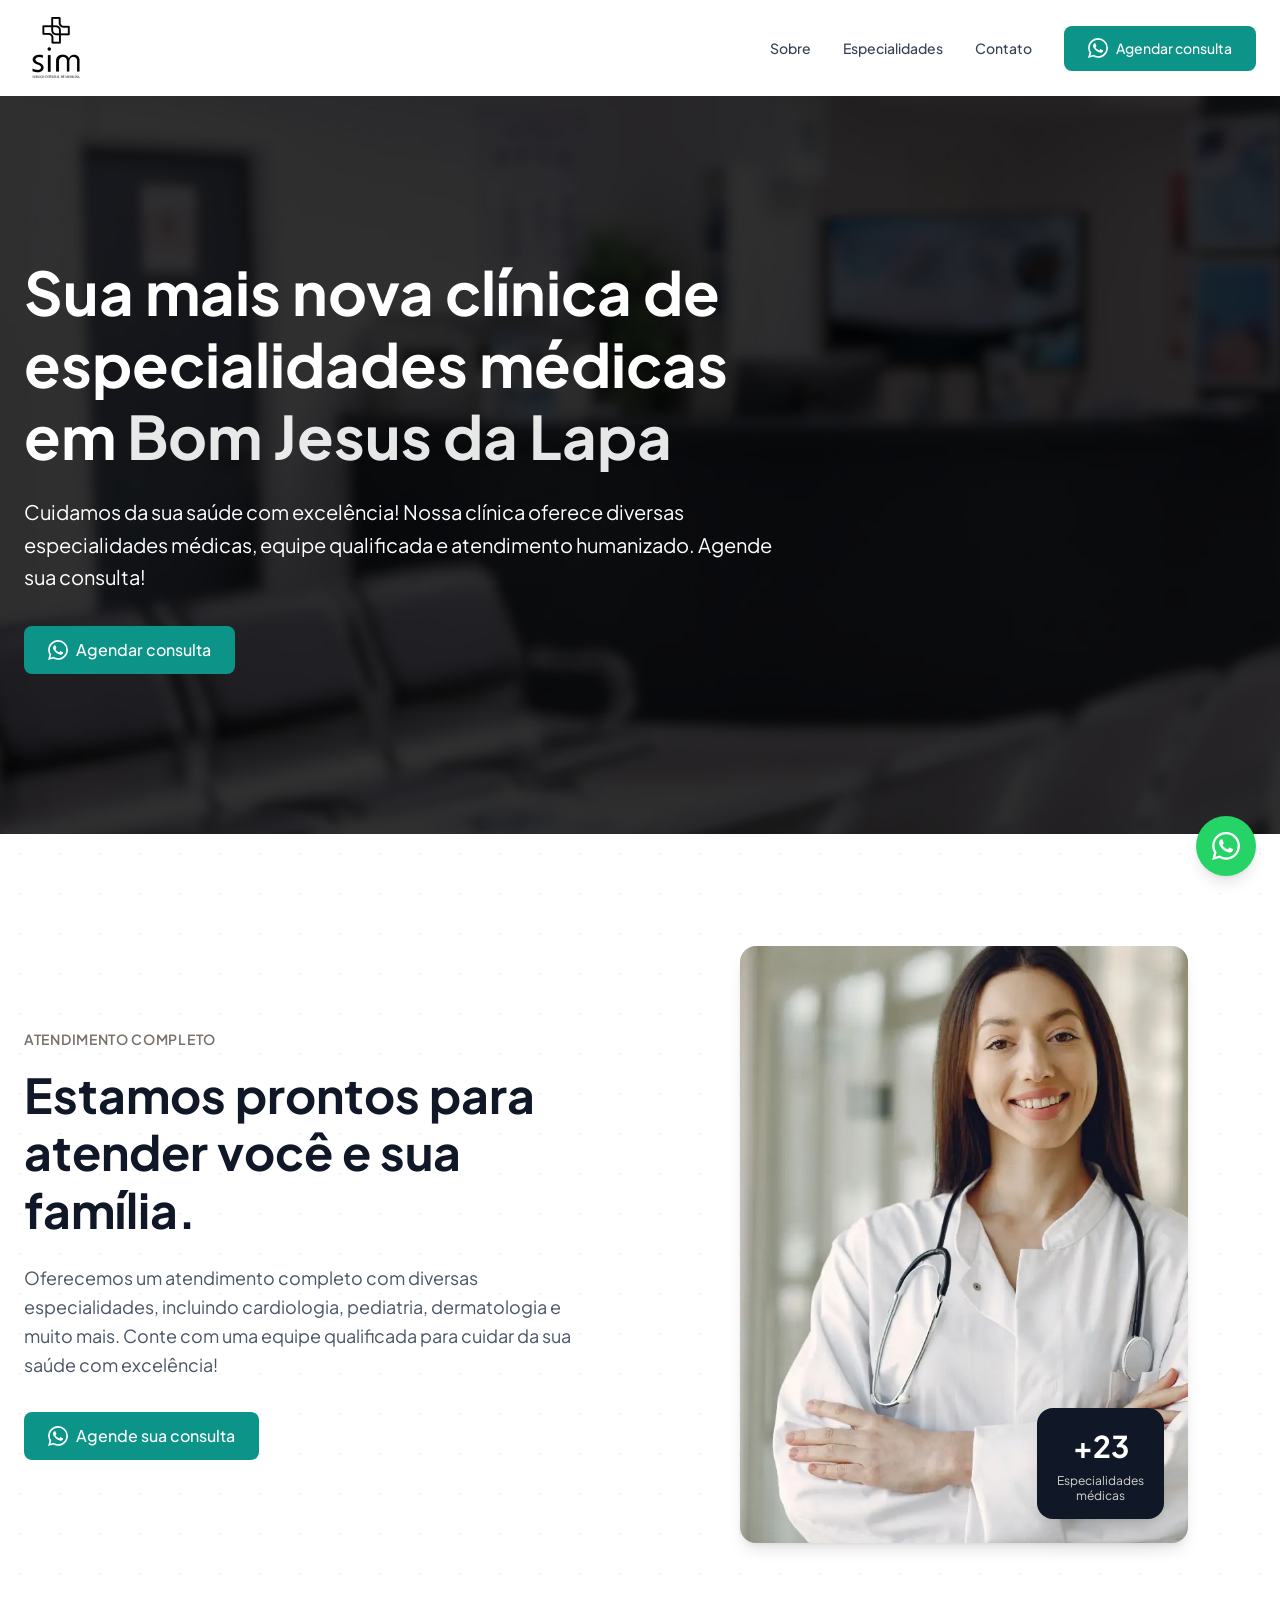
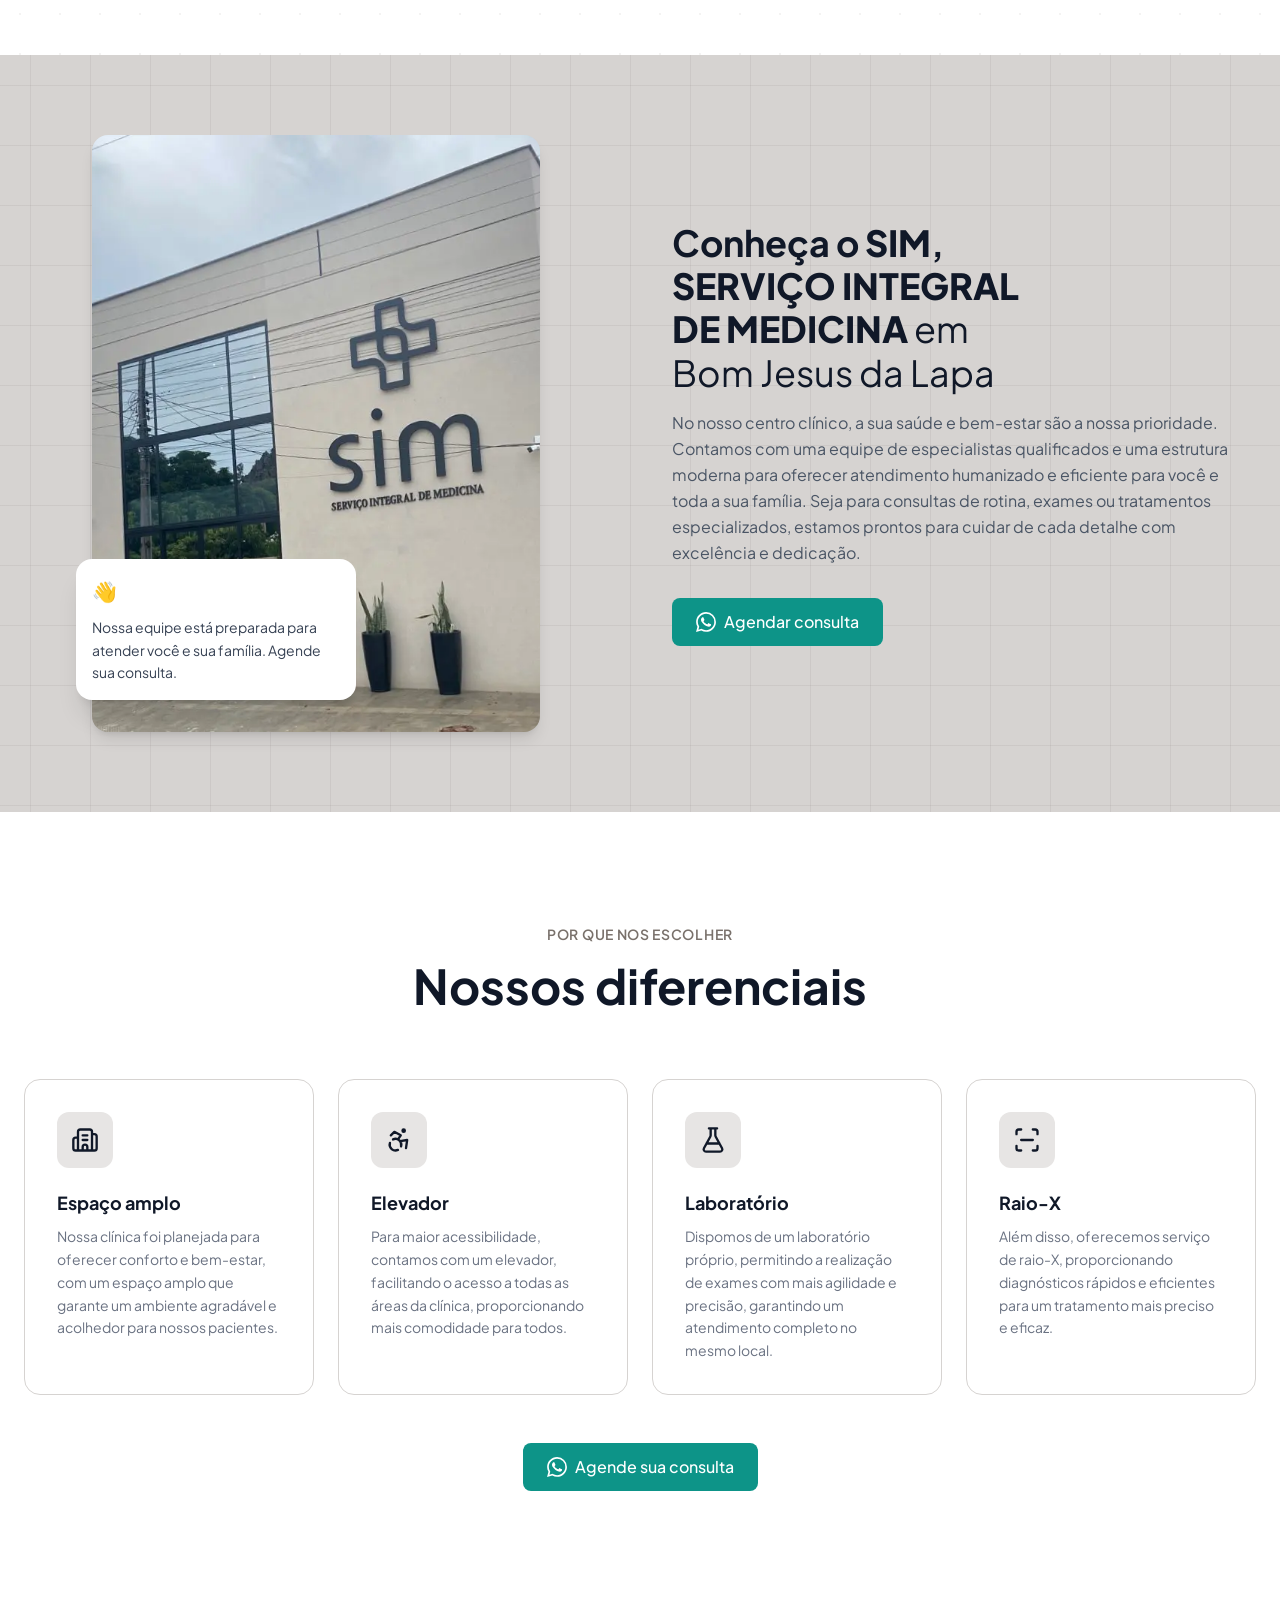
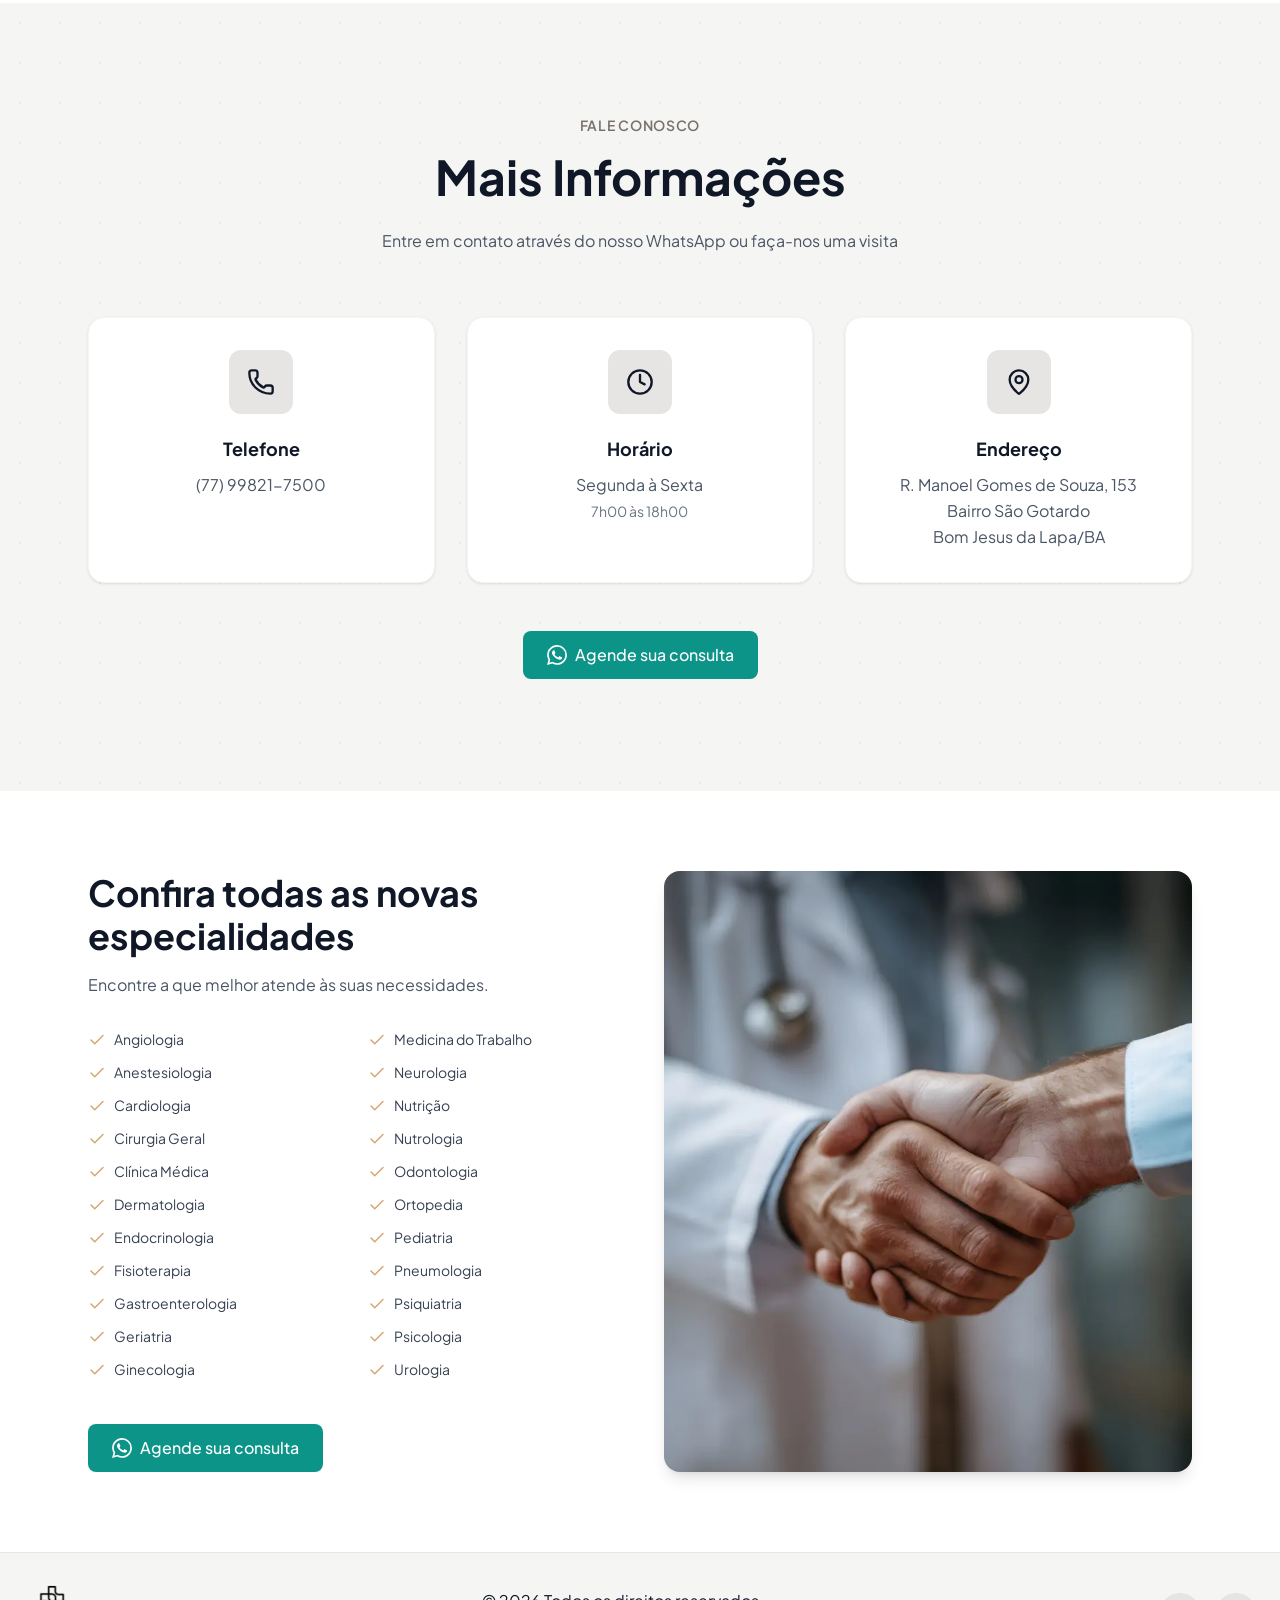
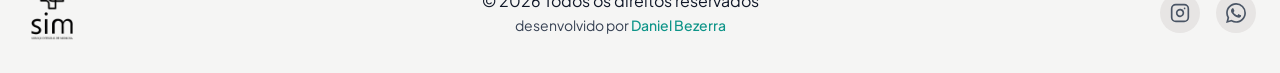
<file: index.html>
<!doctype html>
<html lang="pt-BR">
<head>

    <!-- Google Tag Manager -->
  <script>(function(w,d,s,l,i){w[l]=w[l]||[];w[l].push({'gtm.start':
  new Date().getTime(),event:'gtm.js'});var f=d.getElementsByTagName(s)[0],
  j=d.createElement(s),dl=l!='dataLayer'?'&l='+l:'';j.async=true;j.src=
  'https://www.googletagmanager.com/gtm.js?id='+i+dl;f.parentNode.insertBefore(j,f);
  })(window,document,'script','dataLayer','GTM-MDM526J3');</script>
  <!-- End Google Tag Manager -->


  <meta charset="utf-8">
  <meta name="viewport" content="width=device-width, initial-scale=1">
  <title>Clínica SIM | Especialidades Médicas em Bom Jesus da Lapa</title>
  <meta name="description" content="Clínica de especialidades médicas em Bom Jesus da Lapa/BA: cardiologia, pediatria, dermatologia e mais 20 áreas, com laboratório e raio-X. Agende pelo WhatsApp.">
  <meta name="theme-color" content="#0d9488">
  <link rel="canonical" href="https://simbjl.com.br/">

  <!-- Compartilhamento (WhatsApp, Facebook, X etc.) -->
  <meta property="og:type" content="website">
  <meta property="og:locale" content="pt_BR">
  <meta property="og:site_name" content="Clínica SIM">
  <meta property="og:title" content="Clínica SIM | Especialidades Médicas em Bom Jesus da Lapa - BA">
  <meta property="og:description" content="Mais de 20 especialidades, laboratório e raio-X no mesmo lugar. Agende sua consulta pelo WhatsApp.">
  <meta property="og:url" content="https://simbjl.com.br/">
  <meta property="og:image" content="https://simbjl.com.br/assets/img/og-image.jpg">
  <meta property="og:image:width" content="1200">
  <meta property="og:image:height" content="630">
  <meta property="og:image:alt" content="Fachada da Clínica SIM em Bom Jesus da Lapa">
  <meta name="twitter:card" content="summary_large_image">

  <link rel="icon" type="image/png" href="/assets/img/favicon.png">
  <link rel="apple-touch-icon" href="/assets/img/apple-touch-icon.png">

  <link rel="preconnect" href="https://fonts.googleapis.com">
  <link rel="preconnect" href="https://fonts.gstatic.com" crossorigin>
  <link rel="stylesheet" href="https://fonts.googleapis.com/css2?family=Plus+Jakarta+Sans:wght@400..800&display=swap">
  <link rel="preload" as="image" href="/assets/img/hero-mobile.webp" media="(max-width: 767px)">
  <link rel="preload" as="image" href="/assets/img/hero.webp" media="(min-width: 768px)">
  <link rel="stylesheet" href="/assets/css/style.css">
  <script>document.documentElement.classList.add("js")</script>
  <script src="/assets/js/main.js" defer></script>



  <script type="application/ld+json">
  {
    "@context": "https://schema.org",
    "@type": "MedicalClinic",
    "@id": "https://simbjl.com.br/#clinica",
    "name": "SIM - Serviço Integral de Medicina",
    "alternateName": "Clínica SIM",
    "description": "Clínica de especialidades médicas em Bom Jesus da Lapa/BA, com laboratório próprio e raio-X.",
    "url": "https://simbjl.com.br/",
    "logo": "https://simbjl.com.br/assets/img/apple-touch-icon.png",
    "image": "https://simbjl.com.br/assets/img/og-image.jpg",
    "telephone": "+55-77-99821-7500",
    "address": {
      "@type": "PostalAddress",
      "streetAddress": "R. Manoel Gomes de Souza, 153 - São Gotardo",
      "addressLocality": "Bom Jesus da Lapa",
      "addressRegion": "BA",
      "postalCode": "47600-000",
      "addressCountry": "BR"
    },
    "areaServed": {
      "@type": "City",
      "name": "Bom Jesus da Lapa"
    },
    "openingHoursSpecification": [
      {
        "@type": "OpeningHoursSpecification",
        "dayOfWeek": [
          "Monday",
          "Tuesday",
          "Wednesday",
          "Thursday",
          "Friday"
        ],
        "opens": "07:00",
        "closes": "18:00"
      }
    ],
    "availableService": [
      {
        "@type": "MedicalTest",
        "name": "Exames laboratoriais"
      },
      {
        "@type": "MedicalTest",
        "name": "Raio-X"
      }
    ],
    "knowsAbout": [
      "Angiologia",
      "Anestesiologia",
      "Cardiologia",
      "Cirurgia Geral",
      "Clínica Médica",
      "Dermatologia",
      "Endocrinologia",
      "Fisioterapia",
      "Gastroenterologia",
      "Geriatria",
      "Ginecologia",
      "Medicina do Trabalho",
      "Neurologia",
      "Nutrição",
      "Nutrologia",
      "Odontologia",
      "Ortopedia",
      "Pediatria",
      "Pneumologia",
      "Psiquiatria",
      "Psicologia",
      "Urologia"
    ],
    "sameAs": [
      "https://www.instagram.com/servicointegraldemedicina"
    ]
  }
  </script>
</head>
<body>
  <!-- Google Tag Manager (noscript) -->
  <noscript><iframe src="https://www.googletagmanager.com/ns.html?id=GTM-MDM526J3"
  height="0" width="0" style="display:none;visibility:hidden"></iframe></noscript>
  <!-- End Google Tag Manager (noscript) -->

  <!--
    Ícones usados na página (Lucide + WhatsApp).
    Para usar: <svg class="icon"><use href="#i-nome"/></svg>
  -->
  <svg xmlns="http://www.w3.org/2000/svg" hidden>
    <symbol id="i-whatsapp" viewBox="0 0 24 24"><path fill="currentColor" d="M17.472 14.382c-.297-.149-1.758-.867-2.03-.967-.273-.099-.471-.148-.67.15-.197.297-.767.966-.94 1.164-.173.199-.347.223-.644.075-.297-.15-1.255-.463-2.39-1.475-.883-.788-1.48-1.761-1.653-2.059-.173-.297-.018-.458.13-.606.134-.133.298-.347.446-.52.149-.174.198-.298.298-.497.099-.198.05-.371-.025-.52-.075-.149-.669-1.612-.916-2.207-.242-.579-.487-.5-.669-.51-.173-.008-.371-.01-.57-.01-.198 0-.52.074-.792.372-.272.297-1.04 1.016-1.04 2.479 0 1.462 1.065 2.875 1.213 3.074.149.198 2.096 3.2 5.077 4.487.709.306 1.262.489 1.694.625.712.227 1.36.195 1.871.118.571-.085 1.758-.719 2.006-1.413.248-.694.248-1.289.173-1.413-.074-.124-.272-.198-.57-.347m-5.421 7.403h-.004a9.87 9.87 0 01-5.031-1.378l-.361-.214-3.741.982.998-3.648-.235-.374a9.86 9.86 0 01-1.51-5.26c.001-5.45 4.436-9.884 9.888-9.884 2.64 0 5.122 1.03 6.988 2.898a9.825 9.825 0 012.893 6.994c-.003 5.45-4.437 9.884-9.885 9.884m8.413-18.297A11.815 11.815 0 0012.05 0C5.495 0 .16 5.335.157 11.892c0 2.096.547 4.142 1.588 5.945L.057 24l6.305-1.654a11.882 11.882 0 005.683 1.448h.005c6.554 0 11.89-5.335 11.893-11.893a11.821 11.821 0 00-3.48-8.413z"/></symbol>
    <symbol id="i-menu" viewBox="0 0 24 24" fill="none" stroke="currentColor" stroke-width="2" stroke-linecap="round" stroke-linejoin="round"><path d="M4 5h16M4 12h16M4 19h16"/></symbol>
    <symbol id="i-x" viewBox="0 0 24 24" fill="none" stroke="currentColor" stroke-width="2" stroke-linecap="round" stroke-linejoin="round"><path d="M18 6 6 18M6 6l12 12"/></symbol>
    <symbol id="i-building" viewBox="0 0 24 24" fill="none" stroke="currentColor" stroke-width="2" stroke-linecap="round" stroke-linejoin="round"><path d="M10 12h4M10 8h4M14 21v-3a2 2 0 0 0-4 0v3M6 10H4a2 2 0 0 0-2 2v7a2 2 0 0 0 2 2h16a2 2 0 0 0 2-2V9a2 2 0 0 0-2-2h-2M6 21V5a2 2 0 0 1 2-2h8a2 2 0 0 1 2 2v16"/></symbol>
    <symbol id="i-accessibility" viewBox="0 0 24 24" fill="none" stroke="currentColor" stroke-width="2" stroke-linecap="round" stroke-linejoin="round"><circle cx="16" cy="4" r="1"/><path d="m18 19 1-7-6 1M5 8l3-3 5.5 3-2.36 3.5M4.24 14.5a5 5 0 0 0 6.88 6M13.76 17.5a5 5 0 0 0-6.88-6"/></symbol>
    <symbol id="i-flask" viewBox="0 0 24 24" fill="none" stroke="currentColor" stroke-width="2" stroke-linecap="round" stroke-linejoin="round"><path d="M14 2v6a2 2 0 0 0 .245.96l5.51 10.08A2 2 0 0 1 18 22H6a2 2 0 0 1-1.755-2.96l5.51-10.08A2 2 0 0 0 10 8V2M6.453 15h11.094M8.5 2h7"/></symbol>
    <symbol id="i-scan" viewBox="0 0 24 24" fill="none" stroke="currentColor" stroke-width="2" stroke-linecap="round" stroke-linejoin="round"><path d="M3 7V5a2 2 0 0 1 2-2h2M17 3h2a2 2 0 0 1 2 2v2M21 17v2a2 2 0 0 1-2 2h-2M7 21H5a2 2 0 0 1-2-2v-2M7 12h10"/></symbol>
    <symbol id="i-phone" viewBox="0 0 24 24" fill="none" stroke="currentColor" stroke-width="2" stroke-linecap="round" stroke-linejoin="round"><path d="M13.832 16.568a1 1 0 0 0 1.213-.303l.355-.465A2 2 0 0 1 17 15h3a2 2 0 0 1 2 2v3a2 2 0 0 1-2 2A18 18 0 0 1 2 4a2 2 0 0 1 2-2h3a2 2 0 0 1 2 2v3a2 2 0 0 1-.8 1.6l-.468.351a1 1 0 0 0-.292 1.233 14 14 0 0 0 6.392 6.384"/></symbol>
    <symbol id="i-clock" viewBox="0 0 24 24" fill="none" stroke="currentColor" stroke-width="2" stroke-linecap="round" stroke-linejoin="round"><path d="M12 6v6l4 2"/><circle cx="12" cy="12" r="10"/></symbol>
    <symbol id="i-pin" viewBox="0 0 24 24" fill="none" stroke="currentColor" stroke-width="2" stroke-linecap="round" stroke-linejoin="round"><path d="M20 10c0 4.993-5.539 10.193-7.399 11.799a1 1 0 0 1-1.202 0C9.539 20.193 4 14.993 4 10a8 8 0 0 1 16 0"/><circle cx="12" cy="10" r="3"/></symbol>
    <symbol id="i-instagram" viewBox="0 0 24 24" fill="none" stroke="currentColor" stroke-width="2" stroke-linecap="round" stroke-linejoin="round"><rect width="20" height="20" x="2" y="2" rx="5" ry="5"/><path d="M16 11.37A4 4 0 1 1 12.63 8 4 4 0 0 1 16 11.37zM17.5 6.5h.01"/></symbol>
  </svg>

  <!-- ===================== CABEÇALHO ===================== -->
  <header class="header" id="header">
    <div class="container header__inner">
      <a href="/" class="header__logo" id="btn-logo">
        <img src="/assets/img/logo.webp" alt="Clínica SIM - Serviço Integral de Medicina" width="64" height="64">
      </a>

      <nav class="nav" aria-label="Principal">
        <a href="#sobre" id="btn-nav-sobre">Sobre</a>
        <a href="#especialidades" id="btn-nav-especialidades">Especialidades</a>
        <a href="#contato" id="btn-nav-contato">Contato</a>
        <a class="btn" href="https://wa.me/5577998217500?text=Olá!%20Gostaria%20de%20marcar%20uma%20consulta." target="_blank" rel="noopener">
          <svg class="icon"><use href="#i-whatsapp"/></svg>Agendar consulta
        </a>
      </nav>

      <button class="menu-toggle" id="menu-open" aria-label="Abrir menu" aria-controls="menu">
        <svg class="icon icon--lg"><use href="#i-menu"/></svg>
      </button>
    </div>
  </header>

  <!-- Menu mobile (abre como painel lateral) -->
  <dialog class="drawer" id="menu" aria-label="Menu">
    <div class="drawer__head">
      <strong>Menu</strong>
      <button class="drawer__close" id="menu-close" aria-label="Fechar menu">
        <svg class="icon icon--lg"><use href="#i-x"/></svg>
      </button>
    </div>
    <nav class="drawer__nav">
      <a href="#sobre">Sobre</a>
      <a href="#especialidades">Especialidades</a>
      <a href="#contato">Contato</a>
      <a class="btn btn--block" href="https://wa.me/5577998217500?text=Olá!%20Gostaria%20de%20marcar%20uma%20consulta." target="_blank" rel="noopener">Agendar consulta</a>
    </nav>
  </dialog>

  <main>
    <!-- ===================== HERO ===================== -->
    <section class="hero">
      <div class="container">
        <div class="hero__content">
          <h1>Sua mais nova clínica de especialidades médicas em <span>Bom Jesus da Lapa</span></h1>
          <p>Cuidamos da sua saúde com excelência! Nossa clínica oferece diversas especialidades médicas, equipe qualificada e atendimento humanizado. Agende sua consulta!</p>
          <a class="btn" href="https://wa.me/5577998217500?text=Olá!%20Gostaria%20de%20marcar%20uma%20consulta." target="_blank" rel="noopener">
            <svg class="icon"><use href="#i-whatsapp"/></svg>Agendar consulta
          </a>
        </div>
      </div>
    </section>

    <!-- ===================== ATENDIMENTO ===================== -->
    <section class="section bg-dots reveal">
      <div class="container split">
        <div>
          <span class="eyebrow">Atendimento completo</span>
          <h2 class="title">Estamos prontos para atender você e sua família.</h2>
          <p class="lead">Oferecemos um atendimento completo com diversas especialidades, incluindo cardiologia, pediatria, dermatologia e muito mais. Conte com uma equipe qualificada para cuidar da sua saúde com excelência!</p>
          <a class="btn" href="https://wa.me/5577998217500?text=Olá!%20Gostaria%20de%20marcar%20uma%20consulta." target="_blank" rel="noopener">
            <svg class="icon"><use href="#i-whatsapp"/></svg>Agende sua consulta
          </a>
        </div>
        <figure class="photo">
          <img src="/assets/img/medica.webp" alt="Médica sorrindo" width="720" height="900" loading="lazy" decoding="async">
          <figcaption class="photo__badge photo__badge--dark">
            <strong>+23</strong>
            <span>Especialidades<br>médicas</span>
          </figcaption>
        </figure>
      </div>
    </section>

    <!-- ===================== SOBRE ===================== -->
    <section class="section section--compact bg-stone-300 bg-grid reveal" id="sobre">
      <div class="container split">
        <figure class="photo">
          <img src="/assets/img/fachada.webp" alt="Fachada da Clínica SIM" width="795" height="795" loading="lazy" decoding="async">
          <figcaption class="photo__badge photo__badge--light">
            <span aria-hidden="true">👋</span>
            <p>Nossa equipe está preparada para atender você e sua família. Agende sua consulta.</p>
          </figcaption>
        </figure>
        <div>
          <h2 class="title title--sm">
            Conheça o <b>SIM</b>,<br>
            <b>SERVIÇO INTEGRAL<br>DE MEDICINA</b>
            <span class="fw-normal">em<br>Bom Jesus da Lapa</span>
          </h2>
          <p class="text">No nosso centro clínico, a sua saúde e bem-estar são a nossa prioridade. Contamos com uma equipe de especialistas qualificados e uma estrutura moderna para oferecer atendimento humanizado e eficiente para você e toda a sua família. Seja para consultas de rotina, exames ou tratamentos especializados, estamos prontos para cuidar de cada detalhe com excelência e dedicação.</p>
          <a class="btn" href="https://wa.me/5577998217500?text=Olá!%20Gostaria%20de%20marcar%20uma%20consulta." target="_blank" rel="noopener">
            <svg class="icon"><use href="#i-whatsapp"/></svg>Agendar consulta
          </a>
        </div>
      </div>
    </section>

    <!-- ===================== DIFERENCIAIS ===================== -->
    <section class="section reveal">
      <div class="container">
        <header class="section__head">
          <span class="eyebrow">Por que nos escolher</span>
          <h2 class="title">Nossos diferenciais</h2>
        </header>

        <div class="cards cards--4">
          <article class="card">
            <div class="card__icon"><svg class="icon icon--xl"><use href="#i-building"/></svg></div>
            <h3>Espaço amplo</h3>
            <p>Nossa clínica foi planejada para oferecer conforto e bem-estar, com um espaço amplo que garante um ambiente agradável e acolhedor para nossos pacientes.</p>
          </article>
          <article class="card">
            <div class="card__icon"><svg class="icon icon--xl"><use href="#i-accessibility"/></svg></div>
            <h3>Elevador</h3>
            <p>Para maior acessibilidade, contamos com um elevador, facilitando o acesso a todas as áreas da clínica, proporcionando mais comodidade para todos.</p>
          </article>
          <article class="card">
            <div class="card__icon"><svg class="icon icon--xl"><use href="#i-flask"/></svg></div>
            <h3>Laboratório</h3>
            <p>Dispomos de um laboratório próprio, permitindo a realização de exames com mais agilidade e precisão, garantindo um atendimento completo no mesmo local.</p>
          </article>
          <article class="card">
            <div class="card__icon"><svg class="icon icon--xl"><use href="#i-scan"/></svg></div>
            <h3>Raio-X</h3>
            <p>Além disso, oferecemos serviço de raio-X, proporcionando diagnósticos rápidos e eficientes para um tratamento mais preciso e eficaz.</p>
          </article>
        </div>

        <div class="center">
          <a class="btn" href="https://wa.me/5577998217500?text=Olá!%20Gostaria%20de%20marcar%20uma%20consulta." target="_blank" rel="noopener">
            <svg class="icon"><use href="#i-whatsapp"/></svg>Agende sua consulta
          </a>
        </div>
      </div>
    </section>

    <!-- ===================== CONTATO ===================== -->
    <section class="section bg-stone-100 bg-dots reveal" id="contato">
      <div class="container container--narrow">
        <header class="section__head">
          <span class="eyebrow">Fale conosco</span>
          <h2 class="title">Mais Informações</h2>
          <p class="muted">Entre em contato através do nosso WhatsApp ou faça-nos uma visita</p>
        </header>

        <div class="cards cards--3">
          <article class="card card--center">
            <div class="card__icon"><svg class="icon icon--xl"><use href="#i-phone"/></svg></div>
            <h3>Telefone</h3>
            <p><a href="tel:+5577998217500">(77) 99821-7500</a></p>
          </article>
          <article class="card card--center">
            <div class="card__icon"><svg class="icon icon--xl"><use href="#i-clock"/></svg></div>
            <h3>Horário</h3>
            <p>Segunda à Sexta<br><small>7h00 às 18h00</small></p>
          </article>
          <article class="card card--center">
            <div class="card__icon"><svg class="icon icon--xl"><use href="#i-pin"/></svg></div>
            <h3>Endereço</h3>
            <address>R. Manoel Gomes de Souza, 153<br>Bairro São Gotardo<br>Bom Jesus da Lapa/BA</address>
          </article>
        </div>

        <div class="center">
          <a class="btn" href="https://wa.me/5577998217500?text=Olá!%20Gostaria%20de%20marcar%20uma%20consulta." target="_blank" rel="noopener">
            <svg class="icon"><use href="#i-whatsapp"/></svg>Agende sua consulta
          </a>
        </div>
      </div>
    </section>

    <!-- ===================== ESPECIALIDADES ===================== -->
    <section class="section section--compact" id="especialidades">
      <div class="container container--narrow split split--top">
        <div>
          <h2 class="title title--sm">Confira todas as novas especialidades</h2>
          <p class="muted">Encontre a que melhor atende às suas necessidades.</p>

          <!-- Para adicionar/remover uma especialidade, edite apenas esta lista -->
          <ul class="checklist">
            <li>Angiologia</li>
            <li>Anestesiologia</li>
            <li>Cardiologia</li>
            <li>Cirurgia Geral</li>
            <li>Clínica Médica</li>
            <li>Dermatologia</li>
            <li>Endocrinologia</li>
            <li>Fisioterapia</li>
            <li>Gastroenterologia</li>
            <li>Geriatria</li>
            <li>Ginecologia</li>
            <li>Medicina do Trabalho</li>
            <li>Neurologia</li>
            <li>Nutrição</li>
            <li>Nutrologia</li>
            <li>Odontologia</li>
            <li>Ortopedia</li>
            <li>Pediatria</li>
            <li>Pneumologia</li>
            <li>Psiquiatria</li>
            <li>Psicologia</li>
            <li>Urologia</li>
          </ul>

          <a class="btn" href="https://wa.me/5577998217500?text=Olá!%20Gostaria%20de%20marcar%20uma%20consulta." target="_blank" rel="noopener">
            <svg class="icon"><use href="#i-whatsapp"/></svg>Agende sua consulta
          </a>
        </div>
        <figure class="photo photo--square hide-mobile">
          <img src="/assets/img/especialidades.webp" alt="Médico cumprimentando paciente" width="800" height="1000" loading="lazy" decoding="async">
        </figure>
      </div>
    </section>
  </main>

  <!-- ===================== RODAPÉ ===================== -->
  <footer class="footer">
    <div class="container footer__inner">
      <a href="/"><img src="/assets/img/logo.webp" alt="Clínica SIM - Serviço Integral de Medicina" width="56" height="56" loading="lazy"></a>

      <div class="footer__credits">
        <p>© <span id="year">2026</span> Todos os direitos reservados</p>
        <p><small>desenvolvido por <a href="https://danibezerra.com" target="_blank" rel="noopener" id="btn-dev">Daniel Bezerra</a></small></p>
      </div>

      <div class="footer__social">
        <a href="https://www.instagram.com/clinicasim_" target="_blank" rel="noopener" aria-label="Instagram" id="btn-instagram">
          <svg class="icon"><use href="#i-instagram"/></svg>
        </a>
        <a href="https://wa.me/5577998217500" target="_blank" rel="noopener" aria-label="WhatsApp">
          <svg class="icon"><use href="#i-whatsapp"/></svg>
        </a>
      </div>
    </div>
  </footer>

  <!-- Botão flutuante do WhatsApp -->
  <a class="whatsapp-float" href="https://wa.me/5577998217500?text=Olá!%20Gostaria%20de%20marcar%20uma%20consulta." target="_blank" rel="noopener" aria-label="Contato via WhatsApp">
    <svg class="icon icon--xl"><use href="#i-whatsapp"/></svg>
  </a>
</body>
</html>
</file>
<file: assets/css/style.css>
/* ==========================================================================
   Clínica SIM — estilos do site
   Índice: 1. Tokens  2. Base  3. Utilitários  4. Componentes  5. Seções
   ========================================================================== */

/* 1. TOKENS — altere cores, fontes e espaçamentos aqui ===================== */
:root {
  --primary: #0d9488;
  --primary-dark: #0f766e;
  --accent: #d4a574;
  --whatsapp: #25d366;
  --whatsapp-dark: #128c7e;

  --white: #fff;
  --stone-100: #f5f5f4;
  --stone-200: #e7e5e4;
  --stone-300: #d6d3d1;
  --stone-400: #a6a09b;
  --stone-500: #79716b;
  --gray-500: #6a7282;
  --gray-600: #4a5565;
  --gray-700: #364153;
  --gray-900: #101828;

  --font: "Plus Jakarta Sans", system-ui, -apple-system, "Segoe UI", sans-serif;
  --radius: 1rem;
  --shadow: 0 10px 15px -3px #0000001a, 0 4px 6px -4px #0000001a;
  --shadow-lg: 0 20px 25px -5px #0000001a, 0 8px 10px -6px #0000001a;
  --header-h: 80px;
  --container: 80rem;
}

/* 2. BASE ================================================================== */
*, *::before, *::after { box-sizing: border-box; margin: 0; padding: 0; }

html {
  scroll-behavior: smooth;
  scroll-padding-top: var(--header-h);
  -webkit-text-size-adjust: 100%;
}

body {
  font-family: var(--font);
  line-height: 1.5;
  color: var(--gray-700);
  background: var(--white);
  -webkit-font-smoothing: antialiased;
}

img, svg { display: block; max-width: 100%; }
img { height: auto; }
[hidden] { display: none !important; }
a { color: inherit; text-decoration: none; }
button { font: inherit; color: inherit; background: none; border: 0; cursor: pointer; }
ul { list-style: none; }
address { font-style: normal; }
h1, h2, h3 { color: var(--gray-900); line-height: 1.2; }
b { font-weight: 800; }

:focus-visible { outline: 2px solid var(--primary); outline-offset: 2px; }

/* 3. UTILITÁRIOS =========================================================== */
.container {
  width: 100%;
  max-width: var(--container);
  margin-inline: auto;
  padding-inline: 1rem;
}
.container--narrow { max-width: 72rem; }

.center { text-align: center; margin-top: 3rem; }
.muted { color: var(--gray-600); margin-bottom: 2rem; }
.fw-normal { font-weight: 400; }
.bg-stone-100 { background-color: var(--stone-100); }
.bg-stone-300 { background-color: var(--stone-300); }

/* Texturas de fundo sutis (substituem os SVGs + blur do site antigo, mais leves) */
.bg-dots {
  background-image: radial-gradient(color-mix(in srgb, var(--stone-400) 12%, transparent) 1.5px, transparent 1.5px);
  background-size: 40px 40px;
}
.bg-grid {
  background-image:
    linear-gradient(color-mix(in srgb, var(--stone-500) 10%, transparent) 1px, transparent 1px),
    linear-gradient(90deg, color-mix(in srgb, var(--stone-500) 10%, transparent) 1px, transparent 1px);
  background-size: 60px 60px;
  background-position: -30px -30px;
}

.icon { width: 1.25rem; height: 1.25rem; flex-shrink: 0; }
.icon--lg { width: 1.5rem; height: 1.5rem; }
.icon--xl { width: 1.75rem; height: 1.75rem; }

@media (max-width: 767px) {
  .hide-mobile { display: none; }
}

/* 4. COMPONENTES =========================================================== */

/* Botão principal (todos os "Agendar consulta") */
.btn {
  display: inline-flex;
  align-items: center;
  justify-content: center;
  gap: .5rem;
  padding: .75rem 1.5rem;
  border-radius: .5rem;
  background: var(--primary);
  color: var(--white);
  font-weight: 500;
  transition: background-color .15s;
}
.btn:hover { background: var(--primary-dark); }
.btn--block { display: flex; width: 100%; }

/* Textos de seção */
.eyebrow {
  display: block;
  margin-bottom: 1rem;
  color: var(--stone-500);
  font-size: .875rem;
  font-weight: 600;
  text-transform: uppercase;
  letter-spacing: .05em;
}
.title { font-size: clamp(1.875rem, 1.2rem + 2.5vw, 3rem); margin-bottom: 1.5rem; }
.title--sm { font-size: clamp(1.5rem, 1.1rem + 1.6vw, 2.25rem); margin-bottom: 1rem; }
.lead { color: var(--gray-600); font-size: 1.125rem; line-height: 1.625; margin-bottom: 2rem; }
.text { color: var(--gray-600); line-height: 1.625; margin-bottom: 2rem; }

/* Foto com selo sobreposto */
.photo { position: relative; max-width: 28rem; margin-inline: auto; }
.photo img {
  width: 100%;
  aspect-ratio: 3 / 4;
  object-fit: cover;
  border-radius: var(--radius);
  background: var(--stone-100);
  box-shadow: var(--shadow);
}
.photo--square { max-width: none; width: 100%; height: 100%; min-height: 20rem; }
.photo--square img { position: absolute; inset: 0; height: 100%; aspect-ratio: auto; }

.photo__badge { position: absolute; border-radius: var(--radius); box-shadow: var(--shadow-lg); }
.photo__badge--dark {
  right: 1.5rem;
  bottom: 1.5rem;
  padding: 1rem 1.25rem;
  background: var(--gray-900);
  color: var(--white);
  text-align: center;
}
.photo__badge--dark strong { display: block; font-size: 1.875rem; }
.photo__badge--dark span { display: block; margin-top: .25rem; font-size: .75rem; line-height: 1.25; color: var(--stone-300); }
.photo__badge--light {
  left: -1rem;
  bottom: 2rem;
  max-width: 17.5rem;
  padding: 1rem;
  background: var(--white);
  font-size: .875rem;
  line-height: 1.625;
}
.photo__badge--light span { display: block; font-size: 1.25rem; margin-bottom: .5rem; }

/* Cards (diferenciais e contato) */
.cards { display: grid; gap: 1.5rem; }
.card {
  background: var(--white);
  border: 1px solid var(--stone-300);
  border-radius: var(--radius);
  padding: 2rem;
  transition: transform .3s, box-shadow .3s, border-color .3s;
}
.card:hover { transform: translateY(-4px); box-shadow: var(--shadow-lg); border-color: var(--stone-400); }
.card h3 { font-size: 1.125rem; margin-bottom: .75rem; }
.card p, .card address { color: var(--gray-500); font-size: .875rem; line-height: 1.625; }
.card__icon {
  display: flex;
  align-items: center;
  justify-content: center;
  width: 3.5rem;
  height: 3.5rem;
  margin-bottom: 1.5rem;
  border-radius: .75rem;
  background: var(--stone-200);
  color: var(--gray-900);
  transition: transform .3s;
}
.card:hover .card__icon { transform: scale(1.1); }
.card--center { text-align: center; border-color: var(--stone-100); box-shadow: 0 1px 3px #0000001a; }
.card--center .card__icon { width: 4rem; height: 4rem; margin-inline: auto; }
.card--center p, .card--center address { color: var(--gray-600); font-size: 1rem; }
.card--center small { color: var(--gray-500); font-size: .875rem; }

@media (min-width: 768px) {
  .cards--3 { grid-template-columns: repeat(3, 1fr); gap: 2rem; }
  .cards--4 { grid-template-columns: repeat(2, 1fr); }
}
@media (min-width: 1024px) {
  .cards--4 { grid-template-columns: repeat(4, 1fr); }
}

/* Lista com ícone de check (especialidades) */
.checklist { columns: 2; column-gap: 2rem; margin-bottom: 2rem; font-size: .875rem; }
.checklist li {
  display: flex;
  align-items: center;
  gap: .5rem;
  margin-bottom: .75rem;
  break-inside: avoid;
}
.checklist li::before {
  content: "";
  flex-shrink: 0;
  width: 18px;
  height: 18px;
  background: var(--accent);
  -webkit-mask: url("data:image/svg+xml,%3Csvg xmlns='http://www.w3.org/2000/svg' viewBox='0 0 24 24' fill='none' stroke='black' stroke-width='2' stroke-linecap='round' stroke-linejoin='round'%3E%3Cpath d='M20 6 9 17l-5-5'/%3E%3C/svg%3E") center / contain no-repeat;
          mask: url("data:image/svg+xml,%3Csvg xmlns='http://www.w3.org/2000/svg' viewBox='0 0 24 24' fill='none' stroke='black' stroke-width='2' stroke-linecap='round' stroke-linejoin='round'%3E%3Cpath d='M20 6 9 17l-5-5'/%3E%3C/svg%3E") center / contain no-repeat;
}

/* Animação de entrada ao rolar (ativada pelo main.js) */
.js .reveal { opacity: 0; transform: translateY(2.5rem); transition: opacity 1s, transform 1s; }
.js .reveal.is-visible { opacity: 1; transform: none; }
@media (prefers-reduced-motion: reduce) {
  html { scroll-behavior: auto; }
  .js .reveal { opacity: 1; transform: none; transition: none; }
}

/* 5. SEÇÕES ================================================================ */

/* Cabeçalho */
.header {
  position: fixed;
  inset: 0 0 auto;
  z-index: 50;
  background: rgb(255 255 255 / .95);
  -webkit-backdrop-filter: blur(8px);
          backdrop-filter: blur(8px);
  transition: box-shadow .3s;
}
.header.is-scrolled { box-shadow: 0 1px 3px #0000001a; }
.header__inner {
  display: flex;
  align-items: center;
  justify-content: space-between;
  height: var(--header-h);
}
.header__logo img { width: 48px; height: 48px; }

.nav { display: none; align-items: center; gap: 2rem; font-size: .875rem; font-weight: 500; }
.nav > a:not(.btn):hover { color: var(--primary); }
.menu-toggle { padding: .5rem; }
.menu-toggle:hover { color: var(--primary); }

@media (min-width: 768px) {
  :root { --header-h: 96px; }
  .header__logo img { width: 64px; height: 64px; }
  .nav { display: flex; }
  .menu-toggle { display: none; }
}

/* Menu mobile (usa o elemento nativo <dialog>) */
.drawer {
  position: fixed;
  inset: 0 0 0 auto;
  width: 18rem;
  max-width: 85vw;
  height: 100%;
  max-height: none;
  margin: 0;
  border: 0;
  background: var(--white);
  color: var(--gray-700);
  box-shadow: var(--shadow-lg);
}
.drawer::backdrop { background: rgb(0 0 0 / .5); }
.drawer__head {
  display: flex;
  align-items: center;
  justify-content: space-between;
  padding: 1rem;
  border-bottom: 1px solid var(--stone-200);
  font-size: 1.125rem;
  color: var(--gray-900);
}
.drawer__close { padding: .5rem; color: var(--gray-500); }
.drawer__nav { display: flex; flex-direction: column; gap: .25rem; padding: 1rem; font-weight: 500; }
.drawer__nav > a:not(.btn) { padding: .75rem 1rem; border-radius: .5rem; }
.drawer__nav > a:not(.btn):hover { background: color-mix(in srgb, var(--primary) 10%, transparent); color: var(--primary); }
.drawer__nav .btn { margin-top: 1.5rem; }

/* Hero */
main { padding-top: var(--header-h); }

.hero {
  position: relative;
  padding-block: 5rem;
  background: #111 url("../img/hero-mobile.webp") center / cover no-repeat;
  color: var(--white);
}
.hero::before { content: ""; position: absolute; inset: 0; background: rgb(0 0 0 / .8); }
.hero .container { position: relative; }
.hero__content { max-width: 48rem; }
.hero h1 { color: var(--white); font-size: clamp(1.875rem, 1rem + 3.5vw, 3.75rem); margin-bottom: 1.5rem; }
.hero h1 span { color: rgb(255 255 255 / .9); }
.hero p { font-size: clamp(1.125rem, 1rem + .4vw, 1.25rem); line-height: 1.625; margin-bottom: 2rem; }

@media (min-width: 768px) {
  .hero { padding-block: 8rem; background-image: url("../img/hero.webp"); }
}
@media (min-width: 1024px) {
  .hero { padding-block: 10rem; }
}

/* Seções padrão */
.section { padding-block: 5rem; overflow: hidden; }
.section--compact { padding-block: 4rem; }
.section__head { text-align: center; margin-bottom: 4rem; }
.section__head .eyebrow { margin-bottom: .75rem; }
.section__head .muted { max-width: 36rem; margin: 0 auto; }

.split { display: grid; gap: 4rem; align-items: center; }
.split--top { align-items: stretch; gap: 3rem; }

@media (min-width: 768px) {
  .section { padding-block: 7rem; }
  .section--compact { padding-block: 5rem; }
  .split { grid-template-columns: repeat(2, minmax(0, 1fr)); }
  .container { padding-inline: 1.5rem; }
}

/* Rodapé */
.footer { background: var(--stone-100); border-top: 1px solid var(--stone-200); }
.footer__inner {
  display: flex;
  flex-direction: column;
  align-items: center;
  justify-content: space-between;
  gap: 1.5rem;
  padding-block: 2rem;
  text-align: center;
}
.footer__inner img { width: 56px; height: 56px; }
.footer__credits p:first-child { color: var(--gray-900); }
.footer__credits small { font-size: .875rem; }
.footer__credits a { color: var(--primary); font-weight: 500; }
.footer__credits a:hover { text-decoration: underline; }
.footer__social { display: flex; gap: 1rem; }
.footer__social a {
  display: flex;
  align-items: center;
  justify-content: center;
  width: 2.5rem;
  height: 2.5rem;
  border-radius: 50%;
  background: var(--stone-200);
  color: var(--gray-600);
  transition: background-color .15s, color .15s;
}
.footer__social a:hover { background: var(--primary); color: var(--white); }

@media (min-width: 768px) {
  .footer__inner { flex-direction: row; }
}

/* Botão flutuante do WhatsApp */
.whatsapp-float {
  position: fixed;
  right: 1.5rem;
  bottom: 1.5rem;
  z-index: 40;
  padding: 1rem;
  border-radius: 50%;
  background: var(--whatsapp);
  color: var(--white);
  box-shadow: var(--shadow);
  transition: transform .15s, background-color .15s;
}
.whatsapp-float:hover { background: var(--whatsapp-dark); transform: scale(1.1); }

/* Página 404 */
.not-found {
  min-height: 60vh;
  display: grid;
  place-content: center;
  gap: 1rem;
  padding: 2rem 1rem;
  text-align: center;
  background: var(--stone-100);
}
.not-found h1 { font-size: 3.75rem; color: var(--accent); }
.not-found .btn { justify-self: center; margin-top: 1rem; }
.not-found--page { min-height: 100vh; padding-top: 2rem; }
.not-found--page img { margin-inline: auto; }
</file>
